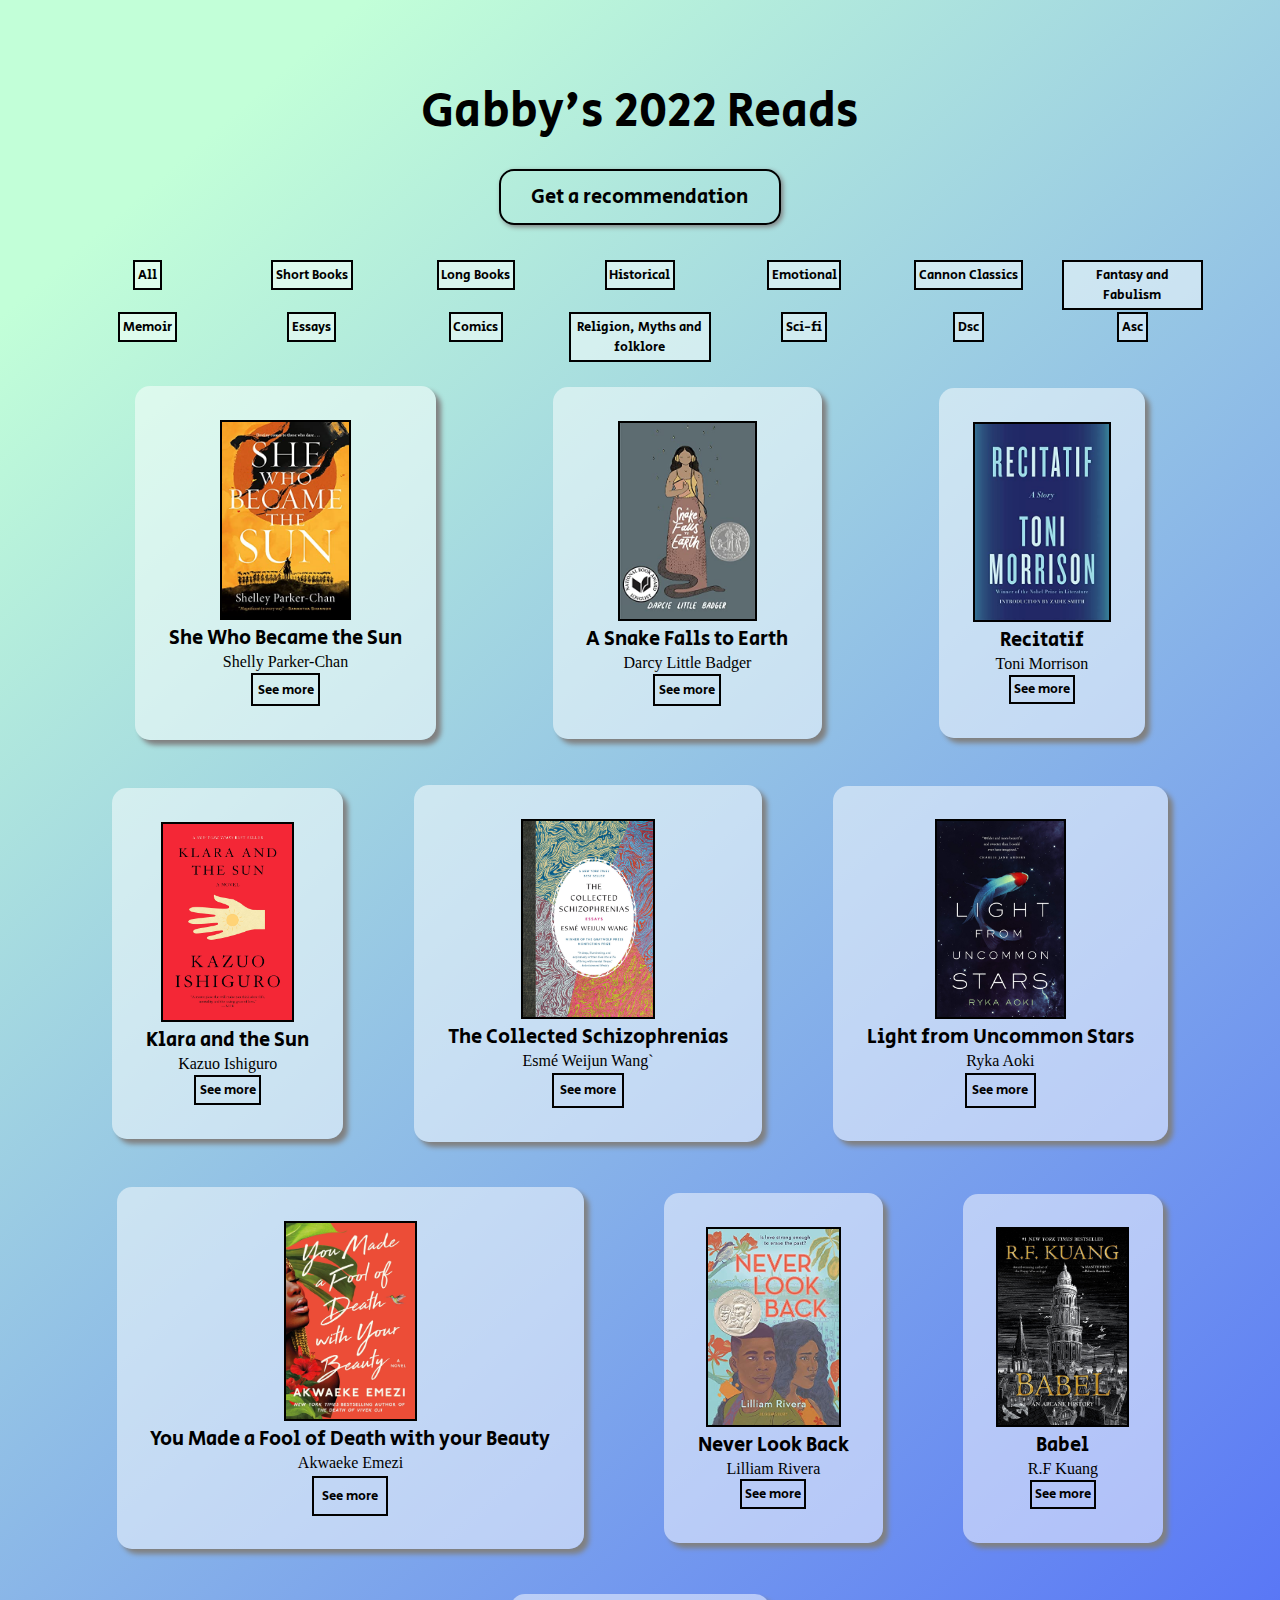
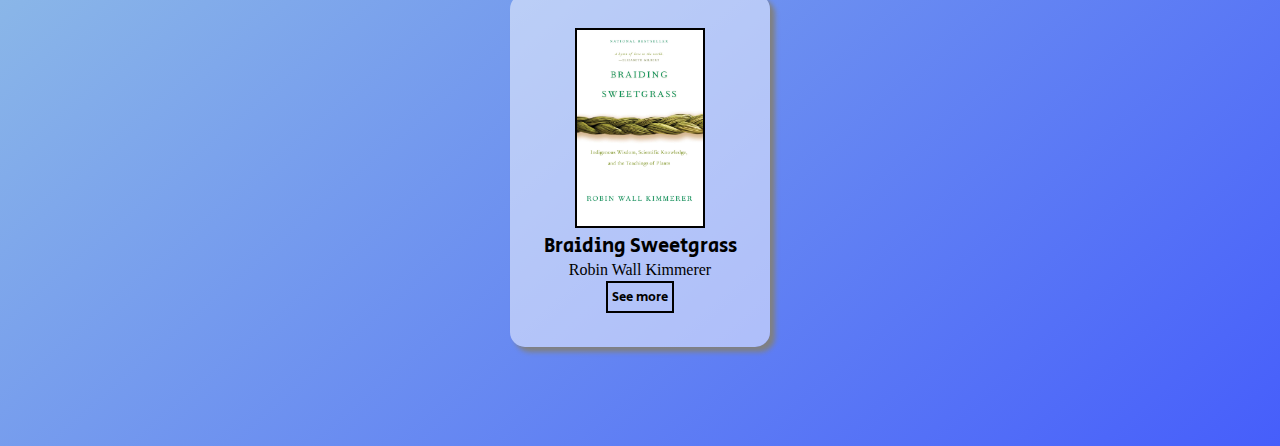
<file: index.html>
<!DOCTYPE html>
<html lang="en">
<head>
  <meta charset="UTF-8">
  <meta name="viewport" content="width=device-width, initial-scale=1.0">

  <link rel="stylesheet" href="css/reset.css">
  <link rel="stylesheet" href="css/style.css">
  <link rel="preconnect" href="https://fonts.googleapis.com">
  <link rel="preconnect" href="https://fonts.gstatic.com" crossorigin>
  <link rel="preconnect" href="https://fonts.googleapis.com">
  <link rel="preconnect" href="https://fonts.gstatic.com" crossorigin>
  <link rel="preconnect" href="https://fonts.googleapis.com">
  <link rel="preconnect" href="https://fonts.gstatic.com" crossorigin>
  <link href="https://fonts.googleapis.com/css2?family=Roboto+Slab:wght@300;400&family=Secular+One&display=swap" rel="stylesheet"> 

  <title>Gabby's 2022 Reads</title>

  </head>

  <body>
    <a href= "#top" class= "skip">Skip to Main Content</a>
    <header>
    <h1>Gabby's 2022 Reads</h1> <a class = toQuiz href= "quiz.html">Get a recommendation</a>
    <button type= "button" class="filter">Filters</button>
    <ul class="controls">
      <li><button type="button" class="control" data-filter="all">All</button></li>
      <li><button type="button" class="control" data-filter=".short">Short Books</button></li>
      <li><button type="button" class="control" data-filter=".long">Long Books</button></li>
      <li><button type="button" class="control" data-filter=".historical">Historical</button></li>
      <li><button type="button" class="control" data-filter=".emotional">Emotional</button></li>
      <li><button type="button" class="control" data-filter=".classics">Cannon Classics</button></li>
      <li><button type="button" class="control" data-filter=".fantasy">Fantasy and Fabulism</button></li>
      <li><button type="button" class="control" data-filter=".memoir">Memoir</button></li>
      <li><button type="button" class="control" data-filter=".essays">Essays</button></li>
      <li><button type="button" class="control" data-filter=".comics">Comics</button></li>
      <li><button type="button" class="control" data-filter=".myths">Religion, Myths and folklore</button></li>
      <li><button type="button" class="control" data-filter=".sci-fi">Sci-fi</button></li>
      <li><button type="button" class="control" data-sort="default:desc">Dsc</button></li>
      <li><button type="button" class="control" data-sort="default:asc">Asc</button></li>
    </ul>
    </header>
    <main class="top">
      <div class="containerBooks">
        <div class = "book mix long fantasy historical emotional" id="book_01">
            <img src= "images/books/SheWhoBecame.jpg" alt="book cover featuring brush style paintings of figures on horses, a yellow sky and large orange sun in the background "><br>
            <h2 class="title">She Who Became the Sun</h2><br>
            <h3 class="author">Shelly Parker-Chan</h3><br>
            <button class="open" id="01">See more</button><br>
            <div class="popup" id="popup_01">
              <button class="close" id ="close_01">Close</button>
              <p class="description">The marketing for this book compares it to Mulan but this book has way more gender. Also, political machinations, Chinese history, and ruthless characters.</p><br>
            </div>
          </div>
       <div class = "book mix fantasy myths" id="book_02">
          <img src= "images/books/Snake.jpg" alt="book cover featuring illustration of a young woman wearing headphones in the rain, a snake at her feet"><br>
          <h2 class="title">A Snake Falls to Earth</h2><br>
          <h3 class ="author">Darcy Little Badger</h3><br>
          <button class="open" id="02">See more</button><br>
          <div class="popup" id = "popup_02"><button class=close id ="close_02">Close</button><br>
          <p class="description">I love how Darcy Little Badger mixes folklore into a contemporary setting.</p><br>
          </div>
        </div>
      <div class="book mix short classics historical" id="book_03">
        <img src= "images/books/Recitatif.jpg" alt="book cover light blue text on dark blue background"><br>
        <h2 class="title">Recitatif</h2><br>
        <h3 class ="author">Toni Morrison</h3><br>
        <button class="open" id="03">See more</button><br>
        <div class="popup" id="popup_03"><button class="close" id="close_03">Close</button><br>
        <p class="description"> Of course Toni Morrison's story is highly conceptual and brilliant. </p><br>
        </div>
      </div>
      <div class="book mix sci-fi" id="book_04">
        <img src= "images/books/Klara.jpg" alt="book cover featuring an illustrated sun on top of a light yellow han and a red background"><br>
        <h2 class="title">Klara and the Sun</h2><br>
        <h3 class ="author">Kazuo Ishiguro</h3><br>
        <button class="open" id="04">See more</button><br>
        <div class="popup" id="popup_04"><button class="close" id="close_04">Close</button><br>
        <p class="description">Great to read while waiting for the sun to come out and cure your seasonal depression.</p><br>
      </div>
      </div>
      <div class="book mix memoir essays" id="book_05">
        <img src= "images/books/Schizophrenias.jpg" alt="book cover with multi-colored wavy designs"><br>
        <h2 class="title">The Collected Schizophrenias</h2><br>
        <h3 class ="author">Esmé Weijun Wang</h3>`<br>
        <button class="open" id="05">See more</button><br>
        <div class="popup" id="popup_05"><button class="close" id="close_05">Close</button><br>
        <p class="description">Interesting personal essays with lots insights into how our society views severe mental illness.</p><br>
      </div>
      </div>
      <div class="book mix sci-fi fantasy emotional" id="book_06">
        <img src= "images/books/Light.jpg" alt="book cover featuring koi fish swimming in space"><br>
        <h2 class="title">Light from Uncommon Stars</h2><br>
        <h3 class ="author">Ryka Aoki</h3><br>
        <button class="open" id="06">See more</button><br>
        <div class="popup" id="popup_06"><button class="close" id="close_06">Close</button><br>
        <p class="description">Sometimes sad but also wholesome mashup of sci-fi and fantasy with violins, Faustian barigns, and aliens.</p><br>
        </div>
      </div>
      <div class="book mix emotional" id="book_07">
        <img src= "images/books/Fool.jpg" alt="book cover with young Black woman, tropical plant and pink background"><br>
        <h2 class="title">You Made a Fool of Death with your Beauty</h2><br>
        <h3 class ="author">Akwaeke Emezi</h3><br>
        <button class="open" id="07">See more</button><br>
        <div class="popup" id="popup_07"><button class="close" id="close_07">Close</button><br>
        <p class="description">This book's plot and characters are...messy. But Emezi is such as good writer that I loved the ride. </p><br>
        </div>
      </div>
      <div class="book mix fantasy myths" id="book_08">
        <img src= "images/books/NeverLookBack.jpg" alt="book cover with a young Black man and woman NYC skyline and Puerto Rican flora and fauna in backgroud"><br>
        <h2 class="title">Never Look Back</h2><br>
        <h3 class ="author">Lilliam Rivera</h3><br>
        <button class="open" id="08">See more</button><br>
        <div class="popup" id="popup_08"><button class="close" id="close_08">Close</button><br>
        <p class="description">I love of a retelling, and I love magical realism. k</p><br>
        </div>
      </div>
      <div class="book mix long fantasy historical emotional" id="book_09">
        <img src= "images/books/Babel.jpg" alt="book cover with victorian style illustration of a city and very tall tower"><br>
        <h2 class="title">Babel</h2><br>
        <h3 class ="author">R.F Kuang</h3><br>
        <button class="open" id="09">See more</button><br>
        <div class="popup" id="popup_09"><button class="close" id="close_09">Close</button><br>
        <p class="description">The perfect histroical fantasy for people who love footnotes and hate the British Empire.</p><br>
        </div>
      </div>
      <div class="book mix memoir essays" id="book_10">
        <img src= "images/books/Braiding.jpg" alt="book cover featuring a braid of sweetgrass and white background"><br>
        <h2 class="title">Braiding Sweetgrass</h2><br>
        <h3 class ="author">Robin Wall Kimmerer </h3><br>
        <button class="open" id="10">See more</button><br>
        <div class="popup" id="popup_10"><button class="close" id="close_10">Close</button><br>
        <p class="description">This book really makes you want to be in a forest.</p><br>
        </div>
      </div>
      <!-- <div class="book mix short memoir comics" id="book_11">
        <img src= "images/51fZL6koXyL.jpg" alt="book cover with young, blue and purple background"><br>
        <h2 class="title">I was their American Dream</h2><br>
        <h3 class ="author">Jordan Ifueko</h3><br>
        <button class="open" id="11">See more</button><br>
        <div class="popup" id="popup_11"><button class="close" id="close_11">Close</button><br>
        <p class="description">This is a description of the book</p><br>
        </div>
      </div>
      <div class="book mix classics historical emotional" id="book_12">
        <img src= "images/51fZL6koXyL.jpg" alt="book cover with young Black woman, blue and purple background"><br>
        <h2 class="title">No No Boy</h2><br>
        <h3 class ="author">Jordan Ifueko</h3><br>
        <button class="open" id="12">See more</button><br>
        <div class="popup" id="popup_12"><button class="close" id="close_12">Close</button><br>
        <p class="description">This is a description of the book</p><br>
        </div>
      </div>
      <div class="book mix classics historical emotional" id="book_13">
        <img src= "images/51fZL6koXyL.jpg" alt="book cover with young Black woman, blue and purple background"><br>
        <h2 class="title">Giovanni's Room</h2><br>
        <h3 class ="author">Jordan Ifueko</h3><br>
        <button class="open" id="13">See more</button><br>
        <div class="popup" id="popup_13"><button class="close" id="close_13">Close</button><br>
        <p class="description">This is a description of the book</p><br>
        </div>
      </div>
      <div class="book mix short fantasy comics emotional" id="book_14">
        <img src= "images/51fZL6koXyL.jpg" alt="book cover with young Black woman, blue and purple background"><br>
        <h2 class="title">The Many Deaths of Laila Starr</h2><br>
        <h3 class ="author">Jordan Ifueko</h3><br>
        <button class="open" id="14">See more</button><br>
        <div class="popup" id="popup_14"><button class="close" id="close_14">Close</button><br>
        <p class="description">This is a description of the book</p><br>
        </div>
    </div>
    <div class="book mix historical emotional" id="book_15">
      <img src= "images/51fZL6koXyL.jpg" alt="book cover with young Black woman, blue and purple background"><br>
      <h2 class="title">Dead Dead Girls</h2><br>
      <h3 class ="author">Jordan Ifueko</h3><br>
      <button class="open" id="15">See more</button><br>
      <div class="popup" id="popup_15"><button class="close" id="close_15">Close</button><br>
      <p class="description">This is a description of the book</p><br>
      </div>
    </div> -->
    </div>
  </main>
  <script src="https://ajax.googleapis.com/ajax/libs/jquery/3.6.4/jquery.min.js"></script>
  <script src= "mix_dist/mixitup.js"></script>
  <script>
    var containerEl = document.querySelector('.containerBooks');
    var mixer = mixitup(containerEl);
  </script>
  <script src= "js/popup.js"></script>
  </body>
</file>
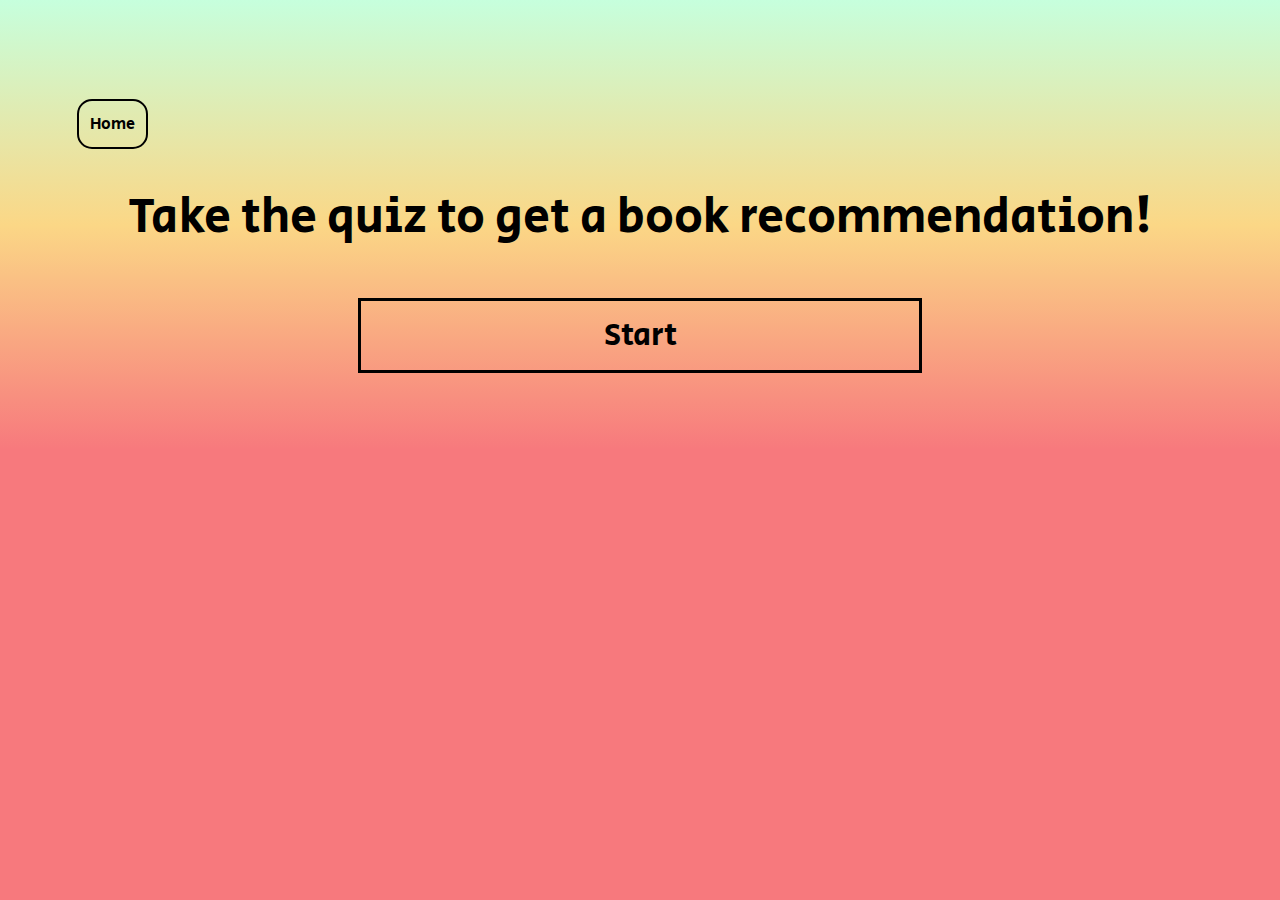
<file: quiz.html>
<!DOCTYPE html>
<html lang="en">
<head>
  <meta charset="UTF-8">
  <meta name="viewport" content="width=device-width, initial-scale=1.0">

  <link rel="stylesheet" href="css/reset.css">
  <link rel="stylesheet" href="css/style.css">
  <link rel="preconnect" href="https://fonts.googleapis.com">
  <link rel="preconnect" href="https://fonts.gstatic.com" crossorigin>
  <link rel="preconnect" href="https://fonts.googleapis.com">
  <link rel="preconnect" href="https://fonts.gstatic.com" crossorigin>
  <link rel="preconnect" href="https://fonts.googleapis.com">
  <link rel="preconnect" href="https://fonts.gstatic.com" crossorigin>
  <link href="https://fonts.googleapis.com/css2?family=Roboto+Slab:wght@300;400&family=Secular+One&display=swap" rel="stylesheet">

<title>Get a recommendation</title>
</head>
<body class="quiz">
  <a href= "#top" class= "skip">Skip to Main Content</a>
  <header>
  <a class = "home" href= "index.html">Home</a>
  <h1 id="top">Take the quiz to get a book recommendation!</h1>
  </header>
  <button type="button" id="quizStart">Start</button>
    <main>
      <div class = "quizContainer">
        <div class = "questions">
        <div class= "slide" id="slide1">
        <div class=question id="q1">
          <h2>Question 1: Do you prefer fiction or nonfiction books?</h2>
          <h3 class="error">Please make a selection</h3>
          <ul class = "answers" id="1">
            <li><button type="button" class="choice1">Strong preference for fiction</button></li>
            <li><button type="button" class="choice2">Strong preference for nonfiction</button></li>
            <li><button type="button" class="choice3">Slight preference for fiction</button></li>
            <li><button type="button" class="choice4">Slight preference for nonfiction</button></li>
            <li><button type="button" class="choice5">No preference</button></li>
          </ul>
          <button type="button" class="quizClose">Exit quiz</button>
          <button type="button" class="continue">Continue</button>
        </div>
        </div>
        <div class= "slide" id="slide2">
        <div class="question" id="q2">
          <h2>Question 2: Do you prefer YA books or Adult books?</h2>
          <h3 class="error">Please make a selection</h3>
          <ul class = "answers" id="2">
            <li><button class="choice1">Strong preference for YA</button></li>
            <li><button class="choice2">Strong preference for Adult</button></li>
            <li><button class="choice3">Slight preference for YA</button></li>
            <li><button class="choice4">Slight preference for Adult</button></li>
            <li><button class="choice5">No preference</button></li>
          </ul>
          <button class="quizClose">Exit quiz</button>
          <button class="continue">Continue</button>
        </div>
        </div>
        <div class= "slide" id="slide3">
          <div class="question" id="q3">
          <h2>Question 3: How do you feel about magic in books?</h2>
          <h3 class="error">Please make a selection</h3>
          <ul class = "answers" id="3">
            <li><button class="choice1">I hate it</button></li>
            <li><button class="choice2">I love it</button></li>
            <li><button class="choice3">I like it, but I prefer realism</button></li>
            <li><button class="choice4">Sci-fi is better</button></li>
            <li><button class="choice5">I don't have a preference</button></li>
          </ul>
          <button class="quizClose">Exit quiz</button>
          <button class="continue">Continue</button>
        </div>
        </div>
        <div class= "slide" id="slide4">
          <div class="question" id="q4">
          <h2>Question 4: What was your favorite subject in grade school?</h2>
          <h3 class="error">Please make a selection</h3>
          <ul class = "answers" id="4">
            <li><button class="choice1">History</button></li>
            <li><button class="choice2">English</button></li>
            <li><button class="choice3">Science</button></li>
            <li><button class="choice4">Math</button></li>
            <li><button class="choice5">Music</button></li>
          </ul>
          <button class= "quizClose">Exit quiz</button>
          <button class="continue">Continue</button>
        </div>
        </div>
        <div class= "slide" id="slide5">
          <div class="question" id="q5">
          <h2>Question 5: Pick a place to read</h2>
          <h3 class="error">Please make a selection</h3>
          <ul class = "answers" id="5">
            <li><button class="choice1">The top of a mountain at sunrise</button></li>
            <li><button class="choice2">A tropical rainforest</button></li>
            <li><button class="choice3">Next to a creek in the woods</button></li>
            <li><button class="choice4">An ornate library</button></li>
            <li><button class="choice5">Your grandma's house</button></li>
          </ul>
          <button class= "quizClose">Exit quiz</button>
          <button class="continue">Continue</button>
        </div>
        </div>
        <div class= "slide" id="slide6">
          <div class=question id="q6">
          <h2>Question 6</h2>
          <h3 class="error">Please make a selection</h3>
          <ul class = "answers" id="6">
            <li><button class="choice1">RnB, Bachata, Soca</button></li>
            <li><button class="choice2">Video game soundtracks, Classical, epic instrumentals</button></li>
            <li><button class="choice3">Sad girl/boi/enby music</button></li>
            <li><button class="choice4">Nature sounds, relaxing instrumentals, lo-fi</button></li>
            <li><button class="choice5">your favorite study playlist</button></li>
          </ul>
          <button class= "quizClose">Exit quiz</button>
          <button class="continue">Continue</button>
        </div>
      <!-- </div>
        <div class= "slide" id="slide7">
          <div class=question id="q7">
          <h2>Question 7</h2>
          <h3 claiss="error">Please make a selection</h3>
          <ul class = "answers" id="7">
            <li><button>answer1</button></li>
            <li><button>answer2</button></li>
            <li><button>answer3</button></li>
            <li><button>answer4</button></li>
            <li><button>answer5</button></li>
          </ul>
          <button class= "quizClose">Exit quiz</button>
          <button class="continue">Continue</button>
          </div>
        </div>
        <div class= "slide" id="slide8">
          <div class=question id="q8">
          <h2>Question 2</h2>
          <p class>Question text</p>
          </div>
          <ul class = "answers" id="8">
            <li><button>answer1</button></li>
            <li><button>answer2</button></li>
            <li><button>answer3</button></li>
            <li><button>answer4</button></li>
            <li><button>answer5</button></li>
          </ul>
        </div>
        <div class= "slide" id="slide9">
          <div class="question" id="q9">
          <h2>Question 2</h2>
          <pclass>Question</p>
          </div>
          <ul class = "answers" id="9">
            <li><button>answer1</button></li>
            <li><button>answer2</button></li>
            <li><button>answer3</button></li>
            <li><button>answer4</button></li>
            <li><button>answer5</button></li>
          </ul>
        </div>
        <div class= "slide" id="slide10">
          <div class="question" id="q10">
          <h2>Question 2</h2>
          <p class>Question </p>
          </div>
          <ul class = "answers" id="10">
            <li><button>answer1</button></li>
            <li><button>answer2</button></li>
            <li><button>answer3</button></li>
            <li><button>answer4</button></li>
            <li><button>answer5</button></li>
          </ul>
        </div> -->
        </div>
        </div>
        <div class = results>
          <div id = result0>
            <h2>She Who Became the Sun</h2>
            <h3>By Shelly Parker Chan</h3>
            <img src= "images/books/SheWhoBecame.jpg" alt="book cover featuring brush style paintings of figures on horses, a yellow sky and large orange sun in the background ">
          </div>
          <div id = result1>
            <h2>A Snake Falls to Earth</h2>
            <h3>By Darcy Little Badger</h3>
            <img src= "images/books/Snake.jpg" alt="book cover featuring illustration of a young woman wearing headphones in the rain, a snake at her feet">
          </div>
            <div id = result2>
            <h2>Recitatif</h2>
            <h3>By Toni Morrison</h3>
              <img src= "images/books/Recitatif.jpg" alt="book cover light blue text on dark blue background">
          </div>
          <div id = result3>
            <h2>Klara and the Sun</h2>
            <h3>By Kazuo Ishiguro</h3>
            <img src= "images/books/Klara.jpg" alt="book cover featuring an illustrated sun on top of a light yellow han and a red background">
          </div>
          <div id = result4>
            <h2>The Collected Schizophrenias</h2>
            <img src= "images/books/Schizophrenias.jpg" alt="book cover with multi-colored wavy designs">
          </div>
          <div id = result5>
            <h2>Light from Uncommon Starts</h2>
            <h3>By Ryka Aoki</h3>
            <img src= "images/books/Light.jpg" alt="book cover featuring koi fish swimming in space">
          </div>
          <div id = result6>
            <h2>You Made a Fool of Death with your Beauty</h2>
            <h3>By Akwaeke Emezi</h3>
            <img src= "images/books/Fool.jpg" alt="book cover with young Black woman, tropical plant and pink background">
          </div>
          <div id = result7>
            <h2>Never Look Back</h2>
            <h3>By Lilliam Rivera</h3>
            <img src= "images/books/NeverLookBack.jpg" alt="book cover with a young Black man and woman NYC skyline and Puerto Rican flora and fauna in backgroud">
          </div>
          <div id = result8>
            <h2>Babel</h2>
            <img src= "images/books/Babel.jpg" alt="book cover with victorian style illustration of a city and very tall tower">
          </div>
          <div id = result9>
            <h2>Braiding Sweetgrass</h2>
            <h3>By Robin Wall Kimmerer</h3>
            <img src= "images/books/Braiding.jpg" alt="book cover featuring a braid of sweetgrass and white background">
          </div>
        <!-- <button class = "restart">Take the quiz again</button> -->
        </div>
      </div>
    </main>
    <script src="https://ajax.googleapis.com/ajax/libs/jquery/3.6.4/jquery.min.js"></script>
    <script src="js/quiz.js"></script>
</body>
</file>
<file: css/style.css>
@media(prefers-reduced-motion){
    * {
        animation: none !important;
    }
}
.skip{
    position: fixed;
    left: -500px;
    right: -500px;
}

.skip:focus{
    position: static;
}

body{
    margin: 3%;
    padding: 3%;
    background: rgb(194,255,216);
    background-image: linear-gradient(139deg, rgb(194, 255, 216) 10%, rgb(70, 94, 251) 100%)
    /* background-image: url(../images/crumpled.jpg); */
}

body.quiz{
    margin: 3%;
    padding: 3%;
    background-image: linear-gradient(to bottom, #c6ffdd, #fbd786, #f7797d);
    background-repeat: no-repeat;
    background-size: cover;
    background-color: #f7797d;
}

p{
    font-family: 'Garamond', serif;
}

h1{
    font-size: 300%;
    text-align: center;
    font-family: 'Secular One', sans-serif;
}

h2{
    font-size: 125%;
    margin: 0;
    padding: 0%;
    font-family: 'Secular One', sans-serif;
}

h3{
    font-size: 100%;
    font-family: 'Garamond', serif;
    margin-bottom: 1%;
}

a{
    font-family: 'Garamond', serif;
}

.toQuiz{
    text-align: center;
    text-decoration: none;
    font-family: 'Secular One', sans-serif;
    color: black;
    display: block;
    width: 25%;
    min-width: fit-content;
    border-radius: 15px;
    margin: 2% auto 3% auto;
    padding: 1%;
    border: 2px solid black;
    font-size: 125%;
    box-shadow: 2px 2px 5px grey;
    /* text-decoration: 2px underline solid;
    text-underline-offset: 6px; */

}

.toQuiz:hover{
    background-color: rgb(255, 127, 80, .5);
}

.containerBooks{
    display: flex;
    flex-direction: row;
    flex-wrap: wrap;
    justify-content: space-around;
    text-align: center;
    max-width: fit-content;
}

.book{
    margin: 2%;
    padding: 3%;
    background-color: rgb(255, 255, 255, .5);
    box-shadow: 5px 5px 5px grey;
    /* border: 3px solid rgb(0, 0, 0, .5); */
    max-width: fit-content;
    align-self: center;
    border-radius: 15px;
}

.book.active{
    align-self: stretch;
}

.book > *{
    display: inline-block;
}

.controls{
    display: flex;
    flex-direction: column;
}
.popup {
    display: none
  }

.popup.display {
    background-color: rgb(255, 127, 80, .5);
    color: black;
    display: inline-block;
    padding: 0;
    animation-name: popup;
    animation-duration: 1s;
    animation-timing-function: ease-out;
    border-radius: 15px;
}

@keyframes popup {
    0%{
        opacity: .1;
        transform: translate3d(0, -15px, 0);
    }
    100%{
        opacity: 1;
        transform: translate3d(0, 0, 0);
        transition: transform 0.2s ease, opacity 0.4s ease;
    }
}

.popup.display > *{
    display: inline-block;
}
.popup.display p{
    margin: auto;
    max-width: 300px;
    padding: 1% 1% 5% 1%;
}

.close{
    background-color: none;
    background: none;
    border: none;
    color: darkblue;
    text-decoration: underline;
    padding-bottom: 1%;
    padding-top: 0;
}

img{
    max-height: 200px;
    width: auto;
    padding: 0%;
    border: 2px solid black;
}
.filter{
    display: none;
}
.controls li{
    margin: 0;
}

.button{
    color: black;
}

.controls button{
    margin: 1% auto 1% auto;
    background-color: rgb(255, 255, 255, .5)
}

button{
    padding: 2%;
    background: none;
    border: 2px solid black;
    font-family: 'Secular One', sans-serif;
    text-align: center;
}

button:hover{
    background-color: white;
}
.slide{
    background-color: rgb(255, 255, 255, .65);
}

.slide > *{
    display:none;
    width: fit-content;
    padding: 5%;
    margin: 5% auto auto auto;
    text-align: center;
}
.slide.current>* {
    display:block;
}


.home{
    text-align: center;
    text-decoration: none;
    font-family: 'Secular One', sans-serif;
    color: black;
    display: block;
    width: fit-content;
    min-width: fit-content;
    border-radius: 15px;
    margin: 2% auto 3% 0%;
    padding: 1%;
    border: 2px solid black;
    font-size: 100%;
}

.home:hover{
    background-color: rgb(255, 127, 80, .5);
}

#quizStart{
    text-align: center;
    display: block;
    width: 50%;
    margin: 5vh auto auto auto;
    padding: 1%;
    border: 3px solid black;
    background-color: rgb(255, 255, 255, 0);
    font-size: 200%;
}

#quizStart:hover{
    background-color: #c6ffdd;
}

.quizContainer{
    margin-top: 5%;
}

.quizClose, .continue{
    margin-top: 2%;
    padding: 1%;
}
.error{
    color: red;
    display: none;
}

.error.display{
    display: block;
}

.continue{
    margin-top: 10%;
}

#quizControls li button{
    display: inline;
}

.answers button{
    border: 2px solid black;
    background-color: rgb(255, 255, 255, 0);
    margin:2%;
    border-radius: 15px;
}

.answers button:hover{
    background-color: white;
}

.answers button:focus{
    background-color:#c6ffdd;
}

.results div{
    display: none;
}
.results .display{
    display: block;
    margin: auto;
}

.results div{
    margin: 2% auto 2% auto;
    text-align: center;
}

/* button.restart{
    display: none;
}
button.restart.display{
    display: block;
} */

@media screen and (min-width:600px) {

.controls {
    display: grid;
    grid-template-columns: repeat(7, 1fr);
    flex-wrap: wrap;
    justify-items: stretch;
    text-align: center;
    align-items: stretch;
    grid-column-gap: 2%;
    }
}
</file>
